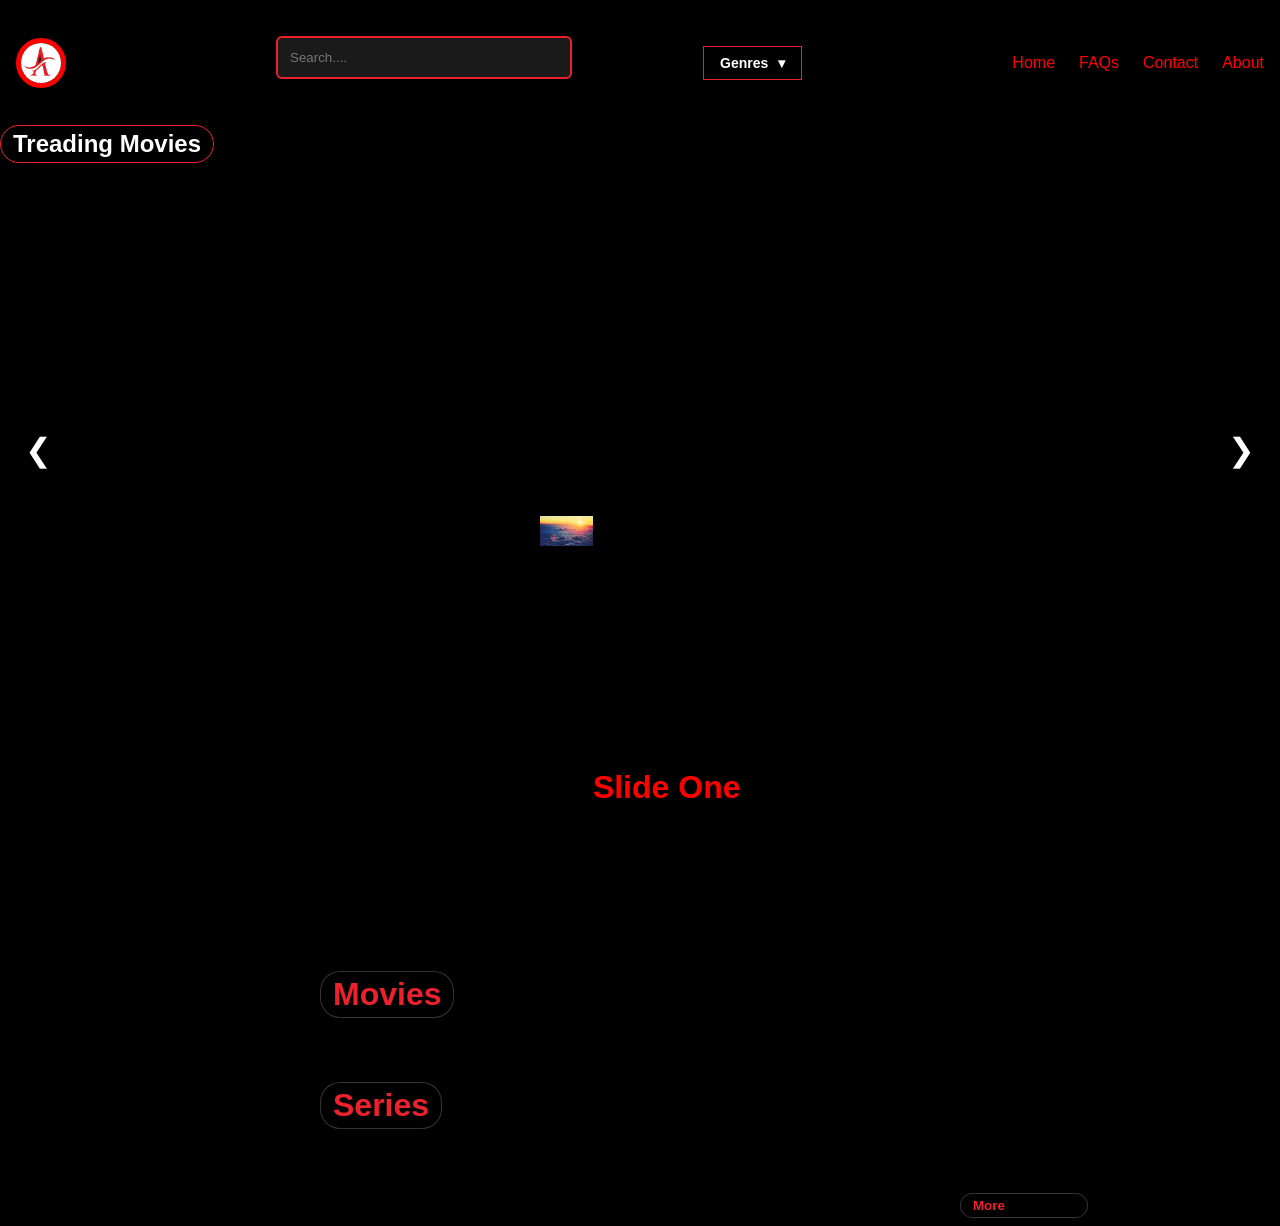
<file: Movie Project/index.html>
<!doctype html>
<html lang="en">
  <head>
    <meta charset="UTF-8" />
    <meta name="viewport" content="width=device-width, initial-scale=1.0" />
    <title>Document</title>
    <link rel="stylesheet" href="index.css" />
  </head>
  <body>
    <nav>
      <div class="logo">
        <img src="img/Logo.png" alt="logo" />
      </div>

      <div class="search-container">
        <input
          type="text"
          id="searchInput"
          placeholder="Search...."
          onkeyup="searchFunction()"
          autocomplete="on"
        />
      </div>
      <div class="category">
        <button class="drop-btn" id="categoryBtn">
          Genres <span class="arrow">&#9662</span>
        </button>
        
        <div class="drop-content" id="categoryMenu">
          <div class="drop-grid">
         <a href="#">Action</a>
         <a href="#">Anime</a>
         <a href="#">Comedies</a>
         <a href="#">Documentaries</a>
         <a href="#">Dramas</a>
         <a href="#">Horro</a>
         <a href="#">Sci-Fi</a>
         <a href="#">Thriller</a>
          </div>
        </div>
      </div>

      <div class="bars">
        <div class="bar"></div>
        <div class="bar"></div>
        <div class="bar"></div>
      </div>

      <ul class="navlist">
        <li><a href="#">Home</a></li>
        <li><a href="#">FAQs</a></li>
        <li><a href="#">Contact</a></li>
        <li><a href="#">About</a></li>
      </ul>
    </nav>

    <h2>Treading Movies</h2>
    <div class="slider-cont">
      <div class="slide slide-1">
        <img src="img/Img(1).jpg" alt="" />
        <h1>Slide One</h1>
      </div>

      <div class="slide slide-2">
        <!-- <img src="img/Img(2).jpg" alt="" /> -->
        <h1>Slide Two</h1>
      </div>

      <div class="slide slide-3">
        <!-- <img src="img/Img(3).jpg" alt="" /> -->
        <h1>Slide Three</h1>
      </div>

      <div class="slide slide-4">
        <!-- <img src="img/Img(4).jpg" alt="" /> -->
        <h1>Slide Four</h1>
      </div>
    </div>

    <button id="prev" class="nav-btn left">❮</button>
    <button id="next" class="nav-btn right">❯</button>


    <section class="movie-card">
      <p class="movie-type">Movies</p>
      <section class="movie-card-1">
      

      </section>
      
     

    
    <section class="movie-card">
       <p class="movie-type">Series</p>
      <section class="movie-card-1" id="series-container">
        
      </section>
      <button>More</button>
    </section>
    <script src="index.js"></script>
  </body>
</html>
</file>
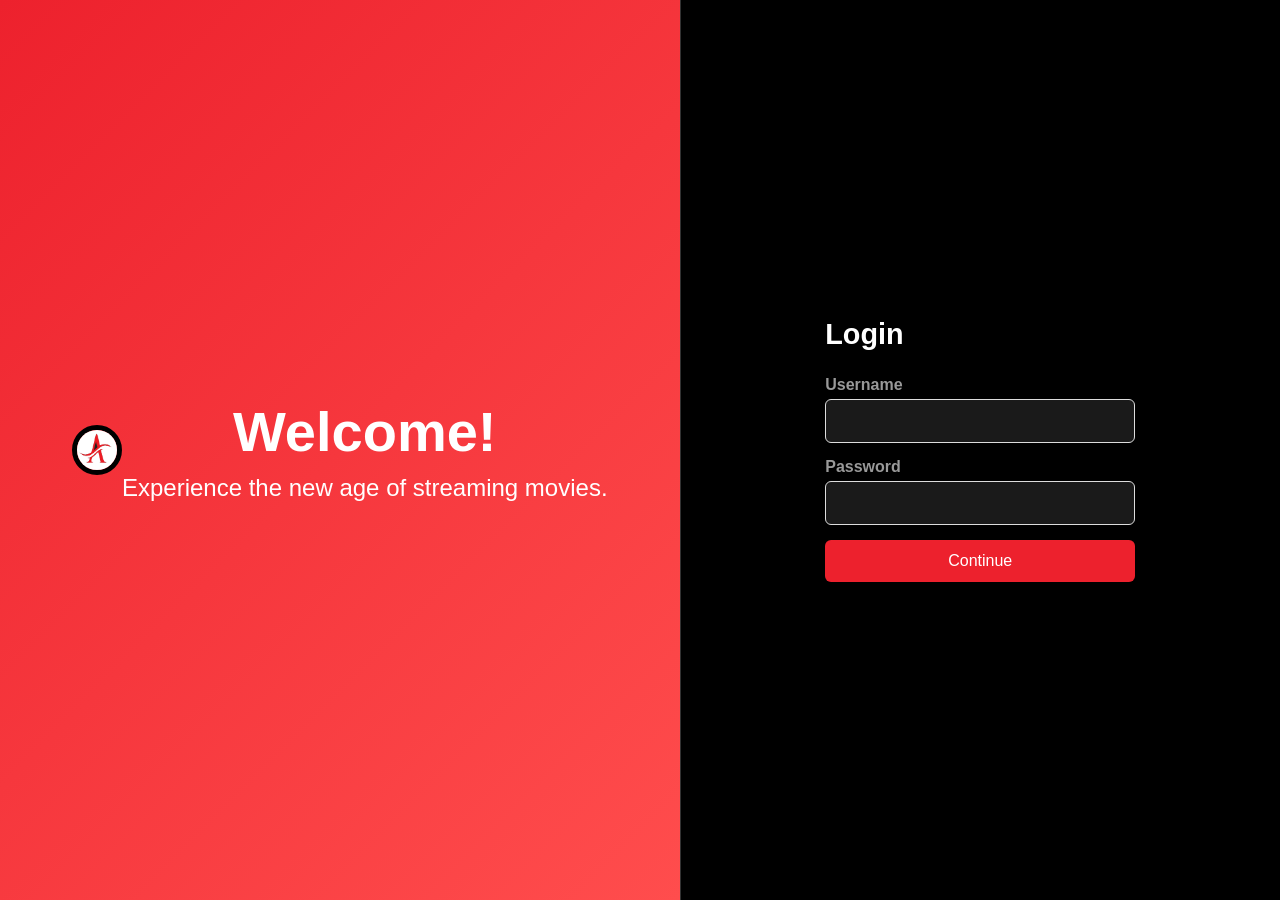
<file: Movie Project/login.html>
<!DOCTYPE html>
<html lang="en">
<head>
    <meta charset="UTF-8" />
    <meta name="viewport" content="width=device-width, initial-scale=1.0" />
    <title>Login System</title>
    <link rel="stylesheet" href="login.css" />
</head>
<body>
    <section id="main-login-page" class="split-screen">
        <div class="design-side main-bg">
            <div class="login-logo">
                <img src="img/Logo.png" alt="" srcset="">
            </div>
            <div class="content">
                <h1>Welcome!</h1>
                <p>Experience the new age of streaming movies.</p>
            </div>
        </div>
        <div class="form-side">
            <div class="form-container">
                <h2>Login</h2>
                <form id="main-form">
                    <div class="input-group">
                        <label for="username">Username</label>
                        <input type="text" id="username" required />
                    </div>
                    <div class="input-group">
                        <label for="password">Password</label>
                        <input type="password" id="password" required />
                    </div>
                    <button type="submit" class="btn-primary">Continue</button>
                </form>
            </div>
        </div>
    </section>

    <section id="returning-user-page" class="split-screen hidden">
        <div class="design-side returning-bg">
             <div class="login-logo">
                <img src="img/Logo.png" alt="" srcset="">
             </div>
            <div class="content">
                <h1>Welcome Back!</h1>
                <p>It's good to see you again.</p>
            </div>
        </div>
        <div class="form-side">
            <div class="form-container">
                <h2>Returning User</h2>
                <form id="returning-form">
                    <div class="input-group">
                        <label for="r-username">Username</label>
                        <input type="text" id="r-username" required />
                    </div>
                    <div class="input-group">
                        <label for="r-password">Password</label>
                        <input type="password" id="r-password" required />
                    </div>
                    <div class="button-row">
                        <button type="submit" class="btn-primary">Login</button>
                        <button type="reset" class="btn-secondary">Clear</button>
                    </div>
                    <div class="footer-link">
                        <p>Not you? <a href="#" id="reset-session">Start as new user</a></p>
                    </div>
                </form>
            </div>
        </div>
    </section>

    <script src="login.js"></script>
</body>
</html>
</file>
<file: Movie Project/index.css>
* {
  box-sizing: border-box;
  padding: 0;
  margin: 0;
}

body {
  font-family: "Franklin Gothic Medium", "Arial Narrow", Arial, sans-serif;
  background-color: black;
  /* color: white; */
  width: 100%;
  height: 100vh;
}

body h2 {
  color: white;
  display: inline-flex;
  align-items: center;
  background-color: rgba(0, 0, 0, 0.3);
  padding: 4px 12px;
  border: 1px solid #ed212d;
  border-radius: 20px;
  font-weight: bold;
  margin-bottom: 0.5rem;
}

.movie-type {
  color: #ed212d;
  display: inline-flex;
  align-items: center;
  margin-left: 25%;
  background-color: rgba(0, 0, 0, 0.3);
  padding: 4px 12px;
  border: 1px solid rgba(255, 255, 255, 0.2);
  border-radius: 20px;
  font-weight: bold;
  font-size: xx-large;
  /* margin-top: 0.5rem; */
  width: fit-content;
}

nav {
  display: flex;
  justify-content: space-between;
  padding: 1rem;
  align-items: center;
}
nav .logo {
  width: 50px;
  height: 50px;
  border: 5px solid red;
  border-radius: 50%;
  overflow: hidden;
}
nav img {
  width: 100%;
  height: 100%;
}

.navlist {
  display: flex;
  flex-direction: row;
  justify-content: space-evenly;
  /* background-color: pink; */
  gap: 1.5rem;
  list-style-type: none;
}

.search-container {
  padding: 20px;
  max-width: 100rem;
}

#searchInput {
  width: 150%;
  padding: 12px;
  background-color: #1a1a1a;
  border: 2px solid #ed212d;
  border-radius: 6px;
  color: white;
  margin-bottom: 10px;
}

/* #movieList {
  list-style: none;
  padding: 0;
}

#movieList li {
  padding: 10px;
  border-bottom: 1px solid #333;
  color: #ccc;
  display: block;
} */

.category {
  position: relative;
  display: inline-block;
  margin: 20px;
}

.drop-btn {
  background-color: #000;
  display: flex;
  color: white;
  padding: 8px 16px;
  font-size: 14px;
  font-weight: bold;
  border: 1px solid #ed212d;
  cursor: pointer;
  align-items: center;
  gap: 10px;
}

.drop-btn:hover {
  background-color: #111;
}

.drop-content {
  display: none;
  position: absolute;
  background-color: rgba(0, 0, 0, 0.9);
  min-width: 400px;
  border: 1px solid #333;
  z-index: 10;
  top: 100%;
}

.drop-content.show {
  display: block;
}

.drop-grid {
  display: grid;
  grid-template-columns: 1fr 1fr 1fr;
  padding: 15px;
}

.drop-grid a {
  color: #ccc;
  padding: 8px;
  text-decoration: none;
  font-size: 13px;
}

.drop-grid a:hover {
  color: #ed212d;
  text-decoration: underline;
}

@media screen and (max-width: 860px) {
  .search-container {
    display: flex;
    flex-direction: column;
    width: 130px;
    margin-left: 0px;
  }

  .category {
    margin-left: 30px;
  }

  .drop-grid {
    display: grid;
    grid-template-columns: 1fr 1fr;
    padding: 15px;
  }
}

/* @media screen and (width: 768px) {
  .search-container {
    display: flex;
    flex-direction: column;
    width: 130px;
    margin-left: 0px;
  }

  .category {
    margin-left: 30px;
  }

  .drop-grid {
    display: grid;
    grid-template-columns: 1fr 1fr;
    padding: 15px;
  }
} */

/* @media screen and (max-width: 512px) {
  .movie-card {
    display: grid;
    grid-template-columns: auto;
  }
} */

.navlist a {
  color: red;
  font-size: 1rem;
  text-decoration: none;
}
nav.bars {
  display: flex;
  border: 10px solid red;
  color: blue;
}

.bars {
  display: flex;
  flex-direction: column;
  gap: 3px;
  cursor: pointer;
  display: none;
}

.bar {
  height: 4px;
  width: 2rem;
  background-color: red;
  transition: all 1s ease-out;
}

@media screen and (max-width: 512px) {
  nav {
    position: relative;
  }

  .navlist {
    display: none;
  }

  .bars {
    display: flex;
  }

  .navlist.active {
    display: flex;
    flex-direction: column;
    position: absolute;
    background-color: black;
    top: 100%;
    right: 0;
    padding: 10px;
  }

  .bars.hamburgerIsActive div:nth-child(2) {
    transform: translateX(300%);
  }

  .bars.hamburgerIsActive div:nth-child(1) {
    rotate: 45deg;
    transform: translateY(50%);
  }

  .bars.hamburgerIsActive div:nth-child(3) {
    rotate: -45deg;
    transform: translateY(-50%);
  }
}

.slide {
  height: 80vh;
  width: 100%;
  display: flex;
  justify-content: center;
  align-items: center;
  /* color: white;
  font-size: 3rem; */
  position: absolute;
  transition: opacity 1s ease-in-out;
  background-size: cover;
  background-repeat: no-repeat;
  background-position: center;
}

.slide h1 {
  margin-top: 40%;
  color: red;
}

.slide-1 {
  opacity: 0;
  /* background-image: url(./img/Img\(1\)); */
  width: 100%;
}

/* .slide-1 img {
  width: 100%;
  height: 90%;
  display: flex;
  flex-direction: column;
} */

.slide-2 {
  opacity: 0;
  background-image: url(./img/Img\(2\).jpg);
}

.slide-3 {
  opacity: 0;
  background-image: url(./img/Img\(3\).jpg);
}

.slide-4 {
  opacity: 0;
  background-image: url(./img/Img\(4\).jpg);
}
.slider-cont img {
  max-height: 30px;
}
/* #next {
  background-color: red;
  bottom: 0;
  position: absolute;
} */

.slider-cont {
  position: relative;
  height: 80vh;
  margin-bottom: 5rem;
}

.nav-btn {
  position: absolute;
  top: 50%;
  transform: translateY(-50%);
  background: rgba(0, 0, 0, 0.6);
  color: white;
  border: none;
  font-size: 2rem;
  padding: 10px 15px;
  cursor: pointer;
  z-index: 10;
}

/* left button */
.left {
  left: 10px;
}

/* right button */
.right {
  right: 10px;
}

/* @media screen and (max-width: 512px;){
  .slider-cont {
    width:500px;
    height: 20px;
    background-color: #ffcc00;
  }

  .slide{
    background-color: blue;
  }

} */

.movie-card {
  display: flex;
  flex-direction: column;
  gap: 2rem;
  /* padding: 2rem; */
}

.movie-card button {
  width: 10%;
  cursor: pointer;
  margin-left: 75%;
  color: #ed212d;
  display: inline-flex;
  align-items: center;
  background-color: rgba(0, 0, 0, 0.3);
  padding: 4px 12px;
  border: 1px solid rgba(255, 255, 255, 0.2);
  border-radius: 20px;
  font-weight: bold;
  margin-bottom: 0.5rem;
}

.movie-card-1 {
  /* display: flex;
  justify-content: space-evenly;
  flex-wrap: wrap; */
  /* display: grid;
  grid-template-columns: repeat(auto-fit, minmax(200px, 1fr)); */
  display: grid;
  grid-template-columns: repeat(4,1fr);
  gap: 1rem;
}

.movie-card-2 {
  display: flex;
  justify-content: space-evenly;
  gap: 10px;
}

.card-box {
  background-color: rgb(62, 59, 59);
  color: white;
  border-radius: 5px;
  /* box-shadow: #9e1818; */
  overflow: hidden;
  cursor: pointer;
  transition: 0.3s;
  transform: scale(1.05);
  width: 10rem;
  flex-shrink:0;
}

.card-box img {
  width: 10rem;
  height: 13rem;
  padding: 3px;
  border-radius: 10px;
}

.card-box h3 {
  font-size: 1.2rem;
  margin-bottom: 0px;
  padding: 4px 7px;
}

.release-date {
  font-size: 0.9rem;
  opacity: 0.8;
  margin-bottom: 10px;
  padding: 4px 7px;
}

.release-badge {
  display: inline-flex;
  align-items: center;
  background-color: rgba(0, 0, 0, 0.3);
  padding: 4px 12px;
  border: 1px solid rgba(255, 255, 255, 0.2);
  border-radius: 20px;
  font-weight: bold;
  margin-bottom: 0.5rem;
}

.star {
  color: #ffcc00;
  margin-right: 5px;
  font-size: 1rem;
}

#rating {
  font-size: x-small;
  border: 3px solid #333;
  border-radius: 5px;
}

/* .movie-card button {
} */

@media screen and (max-width: 512px) {
  .movie-card {
    display: grid;
    grid-template-columns: auto;
    padding: 0;
    justify-content: center;
  }

  .movie-card-1 {
    width: 400px;
    display: grid;
    grid-template-columns: auto auto;
    justify-content: space-evenly;
    /* gap: 20px; */
    /* padding: 0; */
  }
  .movie-card-2 {
    width: 400px;
    display: grid;
    grid-template-columns: auto auto;
    justify-content: space-evenly;
    /* gap: 20px;} */
  }
}
</file>
<file: Movie Project/login.css>
* {
    margin: 0;
    padding: 0;
    box-sizing: border-box;
    font-family: 'Segoe UI', sans-serif;
}

body {
    height: 100vh;
    overflow: hidden; /* Prevents scrolling between pages */
    background-color: #000000;
}

.split-screen {
    display: flex;
    height: 100vh;
    width: 100%;
}

.hidden {
    display: none !important;
}

/* Design Side (Left) */
.design-side {
    flex: 1;
    display: flex;
    justify-content: center;
    align-items: center;
    padding: 40px;
    text-align: center;
    background-color: #111111;
    border-right: 1px solid #333;
}

.main-bg {
    background: linear-gradient(135deg, #ed212d 0%, #ff4d4d 100%);
    color: #ffffff;
}

.main-bg .login-logo{
    width: 50px;
    height: 50px;
    border: 5px solid black;
    border-radius: 50%;
    overflow: hidden;
}

.main-bg .login-logo img{
    width: 100%;
    height: 100%;
}

.returning-bg {
    background: linear-gradient(135deg, #ff4d4d 0%, #ed212d 100%,);
    color: #ff4d4d;
}

.returning-bg .login-logo{
    width: 50px;
    height: 50px;
    border: 2px solid red;
    border-radius: 50%;
    overflow: hidden;
}

.returning-bg .login-logo img{
    width: 100%;
    height: 100%;
}

.content h1 {
    font-size: 3.5rem;
    margin-bottom: 10px;
}

.content p{
    color: #ffffff;
    font-size: 1.5rem;
    font-weight: 300;
}

/* Form Side (Right) */
.form-side {
    flex: 1;
    background-color: #000000;
    display: flex;
    justify-content: center;
    align-items: center;
}

.form-container {
    width: 100%;
    max-width: 350px;
    padding: 20px;
}

.form-container h2 {
    margin-bottom: 25px;
    font-size: 1.8rem;
    color: #ffffff;
}

.input-group {
    margin-bottom: 15px;
}

label {
    display: block;
    margin-bottom: 5px;
    font-weight: 600;
    color:#999;
}

input {
    width: 100%;
    padding: 12px;
    border: 1px solid #ddd;
    border-radius: 6px;
    font-size: 1rem;
    background-color: #1a1a1a;
    color: #ffffff;
}

input:focus{
    outline: none;
    border-color: #ed212d;
}

/* Buttons */
.btn-primary {
    width: 100%;
    padding: 12px;
    background-color: #ed212d;
    color: white;
    border: none;
    border-radius: 6px;
    cursor: pointer;
    font-size: 1rem;
    transition: 0.3s;
}

.btn-primary:hover {
    background-color: #ff4d4d;
}

.btn-secondary {
    padding: 12px;
    background-color: #ffffff;
    border: none;
    border-radius: 6px;
    cursor: pointer;
    flex: 1;
}
.btn-secondary:hover{
    background-color: #333;
}

.button-row {
    display: flex;
    gap: 10px;
    margin-top: 10px;
}

.footer-link {
    margin-top: 20px;
    text-align: center;
    font-size: 0.9rem;
}

.footer-link a {
    color: #ff4d4d;
    text-decoration: none;
    font-weight: bold;
}

.footer-link p{
    color: #777;
}

.footer-link a:hover{
    text-decoration: underline;
}
</file>
